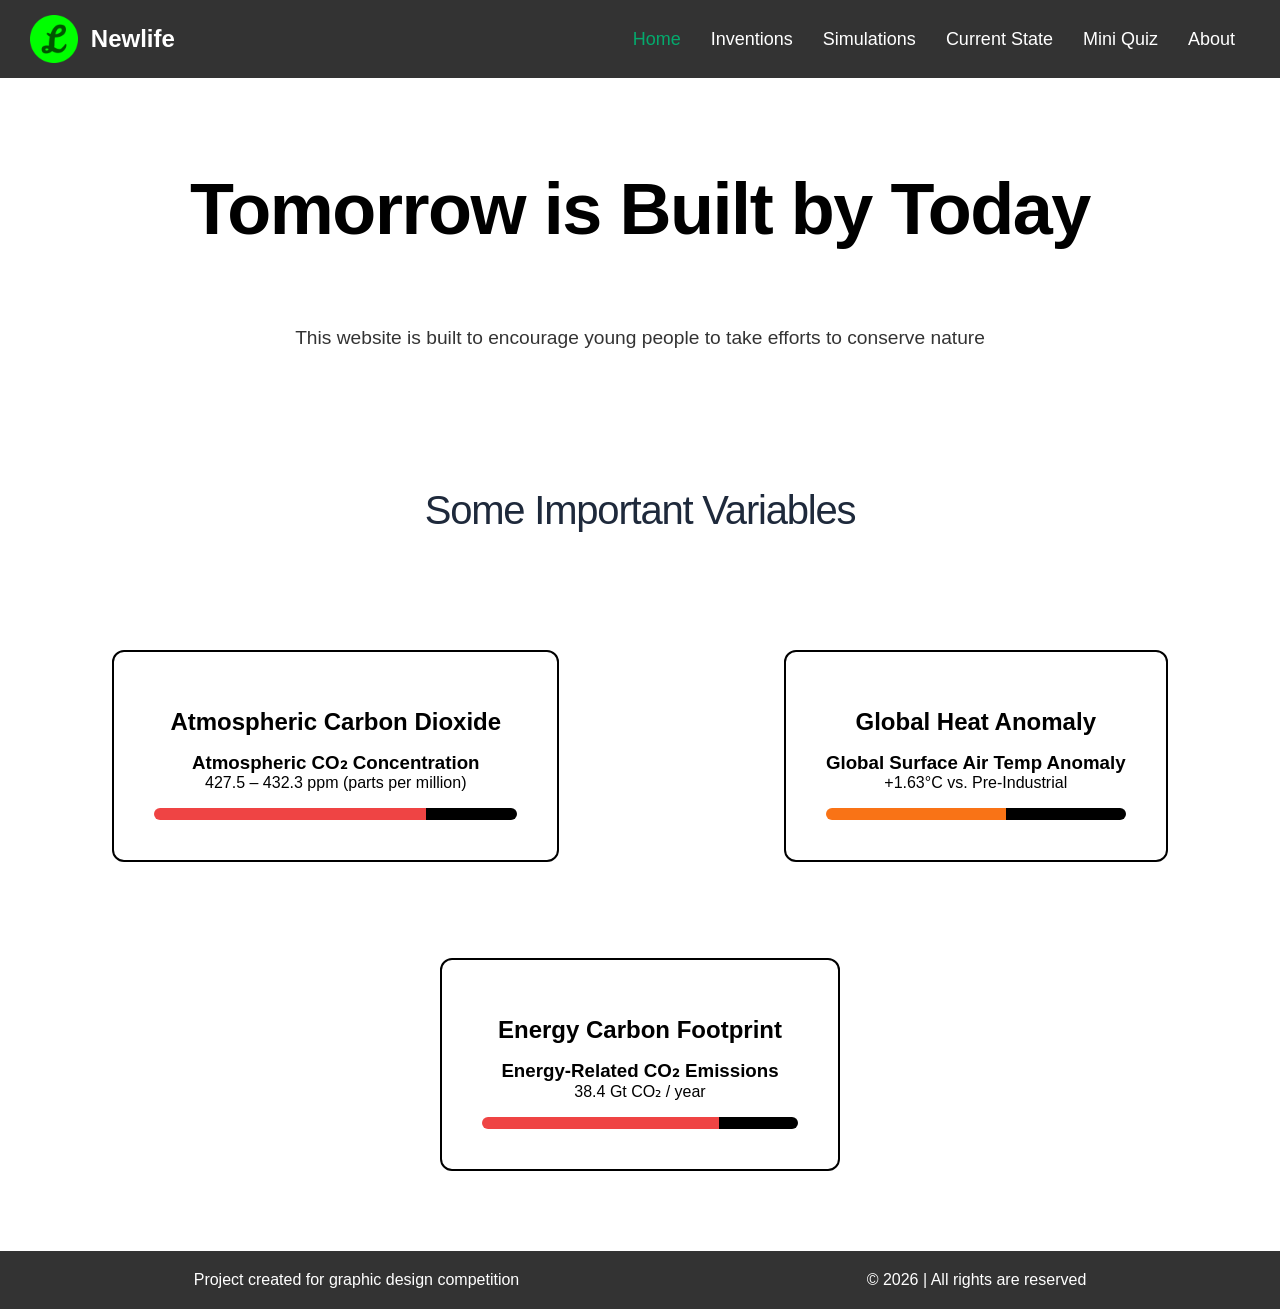
<file: index.html>
<!DOCTYPE html>
<html lang="en">

<head>
    <meta charset="UTF-8">
    <meta name="viewport" content="width=device-width, initial-scale=1.0">
    <link rel="shortcut icon" href="favicon.ico" type="image/x-icon">
    <title>Newlife</title>
    <link rel="stylesheet" href="style.css">

</head>

<body>
    <header>
        <nav class="navbar">
            <div class="logo">
                <img src="favicon.ico" alt="logo">
                <a href="#">Newlife</a>
            </div>

            <ul class="nav-links">
                <li><a href="#" class="active">Home</a></li>
                <li><a href="inventions.html">Inventions</a></li>
                <li><a href="simulations.html">Simulations</a></li>
                <li><a href="current.html">Current State</a></li>
                <li><a href="miniquiz.html">Mini Quiz</a></li>
                <li><a href="About.html">About</a></li>
            </ul>
        </nav>
    </header>
    <main>
        <section class="introduction">
            <h1>Tomorrow is Built by Today</h1>
            <p style="padding: 5%;  margin: 0;">This website is built to encourage young people to take efforts to conserve nature</p>
            <h2  style="padding: 5%;">Some Important Variables</h2>
        </section>
        <section class="monitors">
            <div class="display">
                <h2>Atmospheric Carbon Dioxide</h2>
                <h3>Atmospheric CO₂ Concentration</h3>
                <p>427.5 – 432.3 ppm (parts per million) </p>
                <div class="co2-severity-bar"></div>
            </div>
            <div class="display">
                <h2>Global Heat Anomaly</h2>
                <h3>Global Surface Air Temp Anomaly</h3>
                <p>+1.63°C vs. Pre-Industrial</p>
                <div class="heat-severity-bar"></div>
            </div>
            <div class="display">
                <h2>Energy Carbon Footprint</h2>
                <h3>Energy-Related CO₂ Emissions</h3>
                <p>38.4 Gt CO₂ / year</p>
                <div class="energy-severity-bar"></div>
            </div>
        </section>
    </main>
    <footer>
        <div class="footer">
            <p>Project created for graphic design competition</p>
            <p>© 2026 | All rights are reserved</p>
        </div>
    </footer>
</body>

</html>
</file>
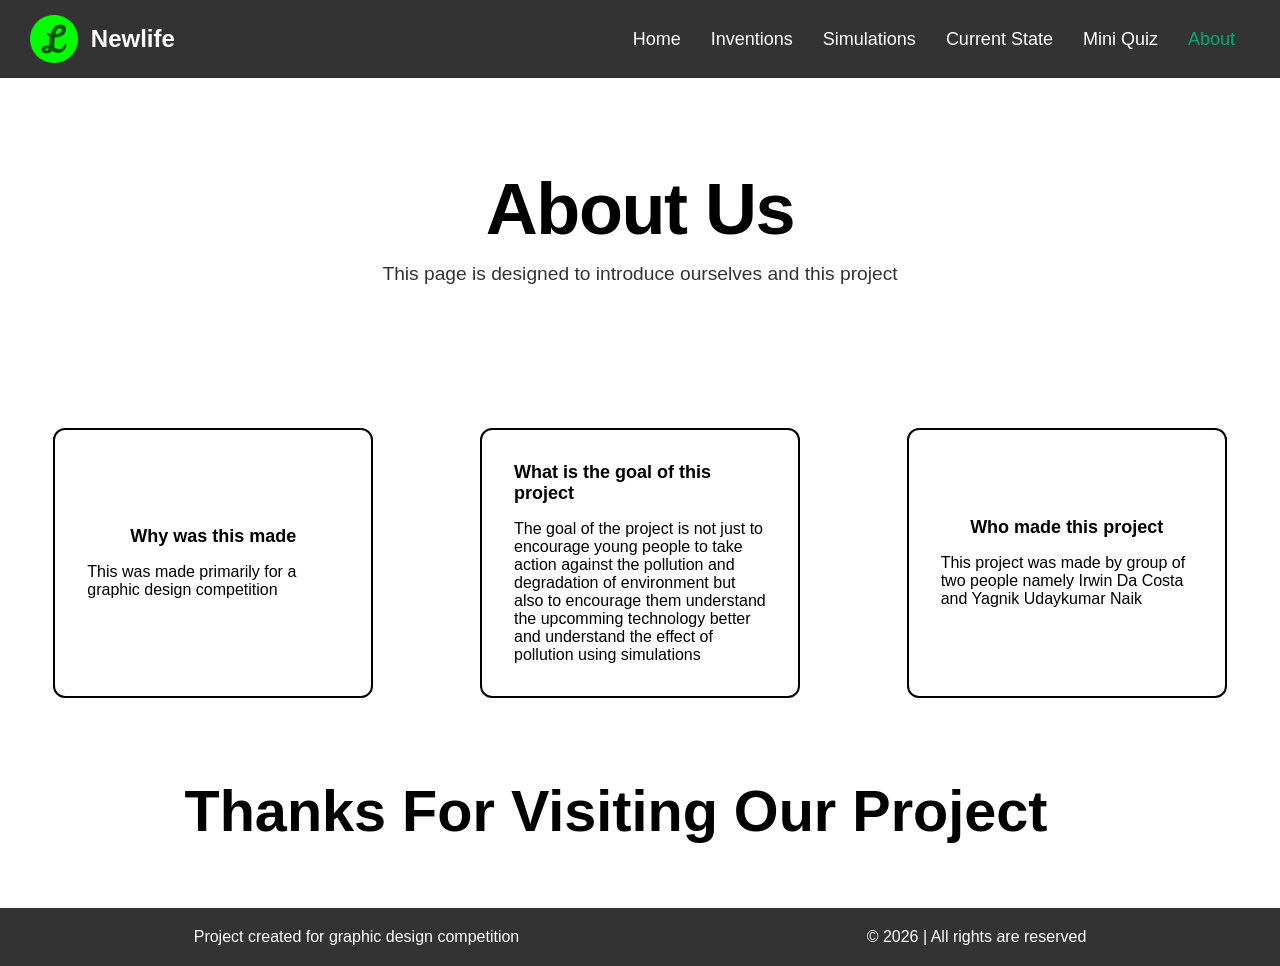
<file: About.html>
<!DOCTYPE html>
<html lang="en">

<head>
    <meta charset="UTF-8">
    <meta name="viewport" content="width=device-width, initial-scale=1.0">
    <link rel="shortcut icon" href="favicon.ico" type="image/x-icon">
    <title>Newlife</title>
    <link rel="stylesheet" href="style.css">

</head>

<body>
    <header>
        <nav class="navbar">
            <div class="logo">
                <img src="favicon.ico" alt="logo">
                <a href="#">Newlife</a>
            </div>
            <ul class="nav-links">
                <li><a href="index.html">Home</a></li>
                <li><a href="inventions.html">Inventions</a></li>
                <li><a href="simulations.html">Simulations</a></li>
                <li><a href="current.html">Current State</a></li>
                <li><a href="miniquiz.html">Mini Quiz</a></li>
                <li><a href="#" class="active">About</a></li>
            </ul>
        </nav>
    </header>
    <main>
        <section class="introduction">
            <h1>About Us</h1>
            <p>This page is designed to introduce ourselves and this project</p>
        </section>
        <section class="thankyou">
            <div class="part display">
                <h2>Why was this made</h2>
                <p>This was made primarily for a graphic design competition</p>
            </div>
            <div class="part display">
                <h2>What is the goal of this project</h2>
                <p>The goal of the project is not just to encourage young people to take action against the pollution
                    and degradation of environment but also to encourage them understand the upcomming technology better
                    and understand the effect of pollution using simulations</p>
            </div>
            <div class="part display">
                <h2>Who made this project</h2>
                <p>This project was made by group of two people namely Irwin Da Costa and Yagnik Udaykumar Naik</p>
            </div>
        </section>
        <section class="goodby">
            <div class="thanks">
                <h2>Thanks For Visiting Our Project</h2>
            </div>
        </section>
    </main>
    <footer>
        <div class="footer">
            <p>Project created for graphic design competition</p>
            <p>© 2026 | All rights are reserved</p>
        </div>
    </footer>
</body>

</html>
</file>
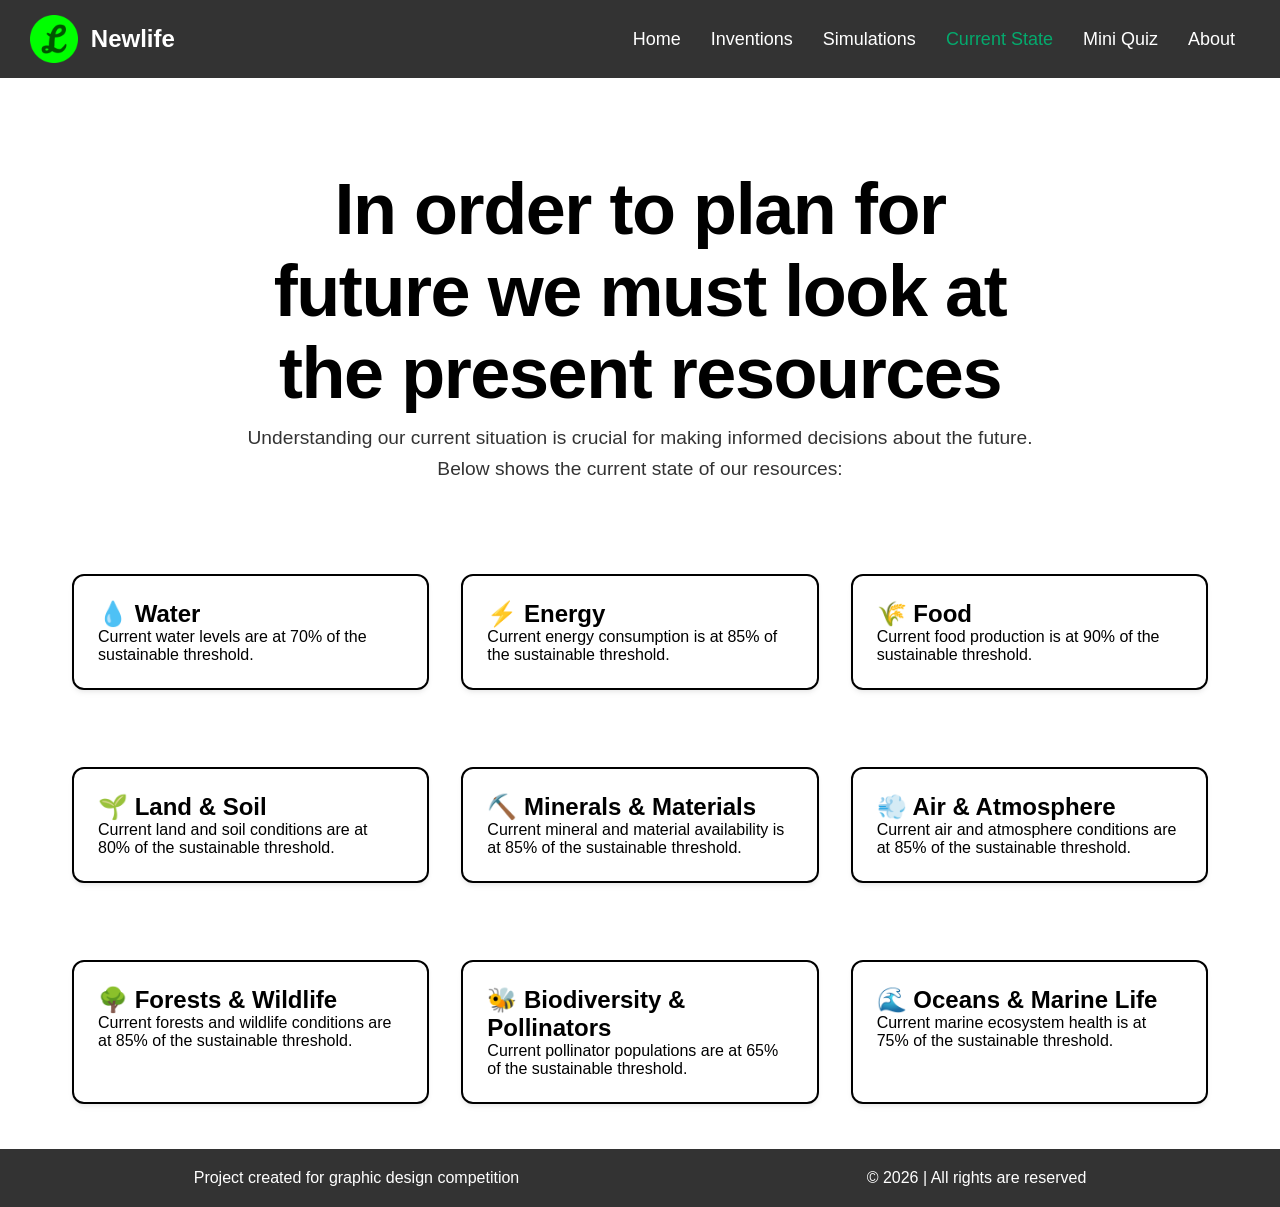
<file: current.html>
<!DOCTYPE html>
<html lang="en">

<head>
    <meta charset="UTF-8">
    <meta name="viewport" content="width=device-width, initial-scale=1.0">
    <link rel="shortcut icon" href="favicon.ico" type="image/x-icon">
    <title>Newlife</title>
    <link rel="stylesheet" href="style.css">

</head>

<body>
    <header>
        <nav class="navbar">
            <div class="logo">
                <img src="favicon.ico" alt="logo">
                <a href="#">Newlife</a>
            </div>

            <ul class="nav-links">
                <li><a href="index.html">Home</a></li>
                <li><a href="inventions.html">Inventions</a></li>
                <li><a href="simulations.html">Simulations</a></li>
                <li><a href="current.html" class="active">Current State</a></li>
                <li><a href="miniquiz.html">Mini Quiz</a></li>
                <li><a href="About.html">About</a></li>
            </ul>
        </nav>
    </header>
    <main>
        <div class="introcurrent">
            <h1>In order to plan for future we must look at the present resources</h1>
            <p>Understanding our current situation is crucial for making informed decisions about the future. Below shows
                the current state of our resources:</p>
        </div>
        <div class="current-resources">
            <div class="resource-card">
                <h2>💧 Water</h2>
                <p>Current water levels are at 70% of the sustainable threshold.</p>
            </div>
            <div class="resource-card">
                <h2>⚡ Energy</h2>
                <p>Current energy consumption is at 85% of the sustainable threshold.</p>
            </div>
            <div class="resource-card">
                <h2>🌾 Food</h2>
                <p>Current food production is at 90% of the sustainable threshold.</p>
            </div>
            <div class="resource-card">
                <h2>🌱 Land & Soil</h2>
                <p>Current land and soil conditions are at 80% of the sustainable threshold.</p>
            </div>
            <div class="resource-card">
                <h2>⛏️ Minerals & Materials</h2>
                <p>Current mineral and material availability is at 85% of the sustainable threshold.</p>
            </div>
            <div class="resource-card">
                <h2>💨 Air & Atmosphere</h2>
                <p>Current air and atmosphere conditions are at 85% of the sustainable threshold.</p>
            </div>
            <div class="resource-card">
                <h2>🌳 Forests & Wildlife</h2>
                <p>Current forests and wildlife conditions are at 85% of the sustainable threshold.</p>
            </div>
            <div class="resource-card">
                <h2>🐝 Biodiversity & Pollinators</h2>
                <p>Current pollinator populations are at 65% of the sustainable threshold.</p>
            </div>
            <div class="resource-card">
                <h2>🌊 Oceans & Marine Life</h2>
                <p>Current marine ecosystem health is at 75% of the sustainable threshold.</p>
            </div>
        </div>
    </main>
    <footer>
        <div class="footer">
            <p>Project created for graphic design competition</p>
            <p>© 2026 | All rights are reserved</p>
        </div>
    </footer>
</body>

</html>
</file>
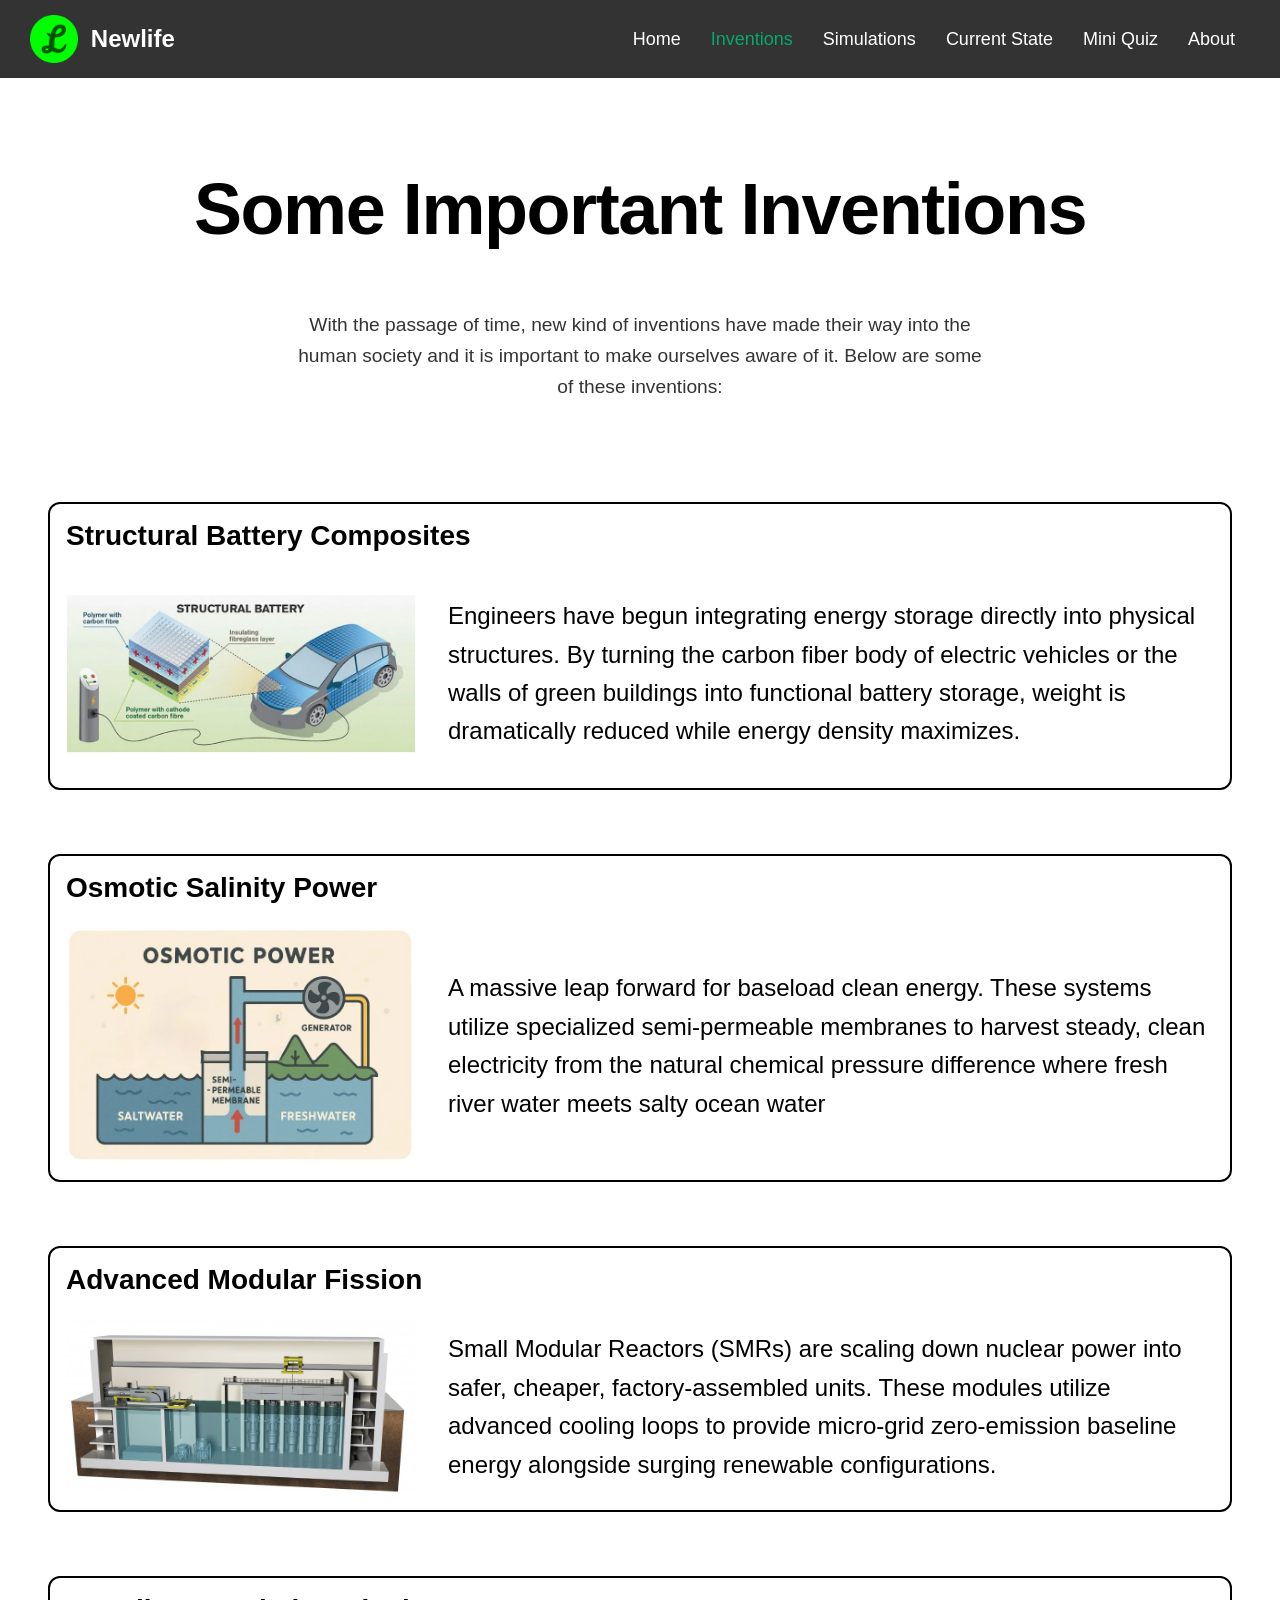
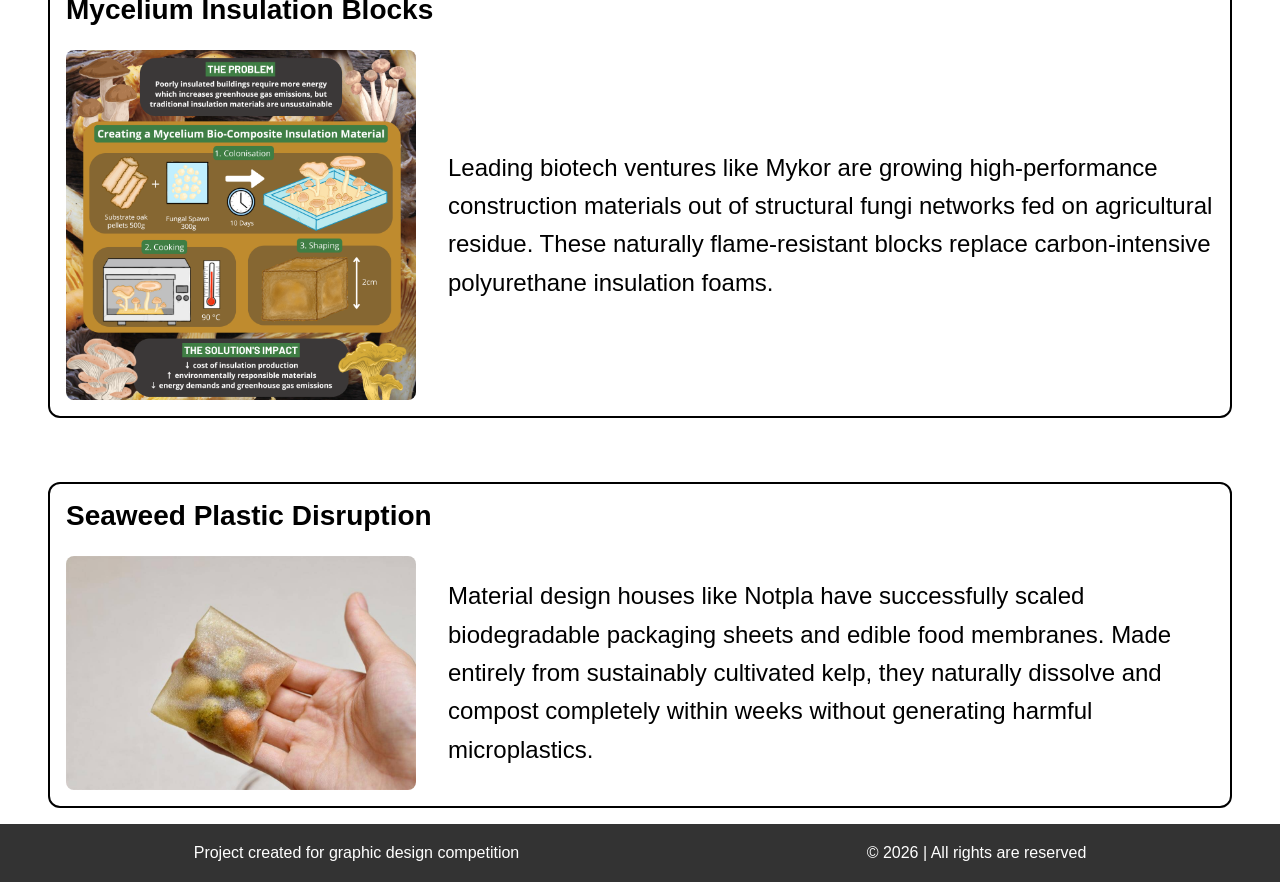
<file: inventions.html>
<!DOCTYPE html>
<html lang="en">

<head>
    <meta charset="UTF-8">
    <meta name="viewport" content="width=device-width, initial-scale=1.0">
    <link rel="shortcut icon" href="favicon.ico" type="image/x-icon">
    <title>Newlife</title>
    <link rel="stylesheet" href="style.css">

</head>

<body>
    <header>
        <nav class="navbar">
            <div class="logo">
                <img src="favicon.ico" alt="logo">
                <a href="#">Newlife</a>
            </div>

            <ul class="nav-links">
                <li><a href="index.html">Home</a></li>
                <li><a href="#" class="active">Inventions</a></li>
                <li><a href="simulations.html">Simulations</a></li>
                <li><a href="current.html">Current State</a></li>
                <li><a href="miniquiz.html">Mini Quiz</a></li>
                <li><a href="About.html">About</a></li>
            </ul>
        </nav>
    </header>
    <main>
        <div class="invention">
            <h1>Some Important Inventions</h1>
            <p style="padding: 4%; margin: 0;">With the passage of time, new kind of inventions have made their way into
                the human society and it is
                important to make ourselves aware of it. Below are some of these inventions:</p>
        </div>
        <section class="projects">
            <div class="project">
                <h2>Structural Battery Composites</h2>
                <div class="content-row">
                    <img src="structural battery.webp" alt="structural battery configuration diagram">

                    <div class="info">
                        <p>Engineers have begun integrating energy storage directly into physical structures. By turning
                            the carbon fiber body of electric vehicles or the walls of green buildings into functional
                            battery storage, weight is dramatically reduced while energy density maximizes.</p>
                    </div>
                </div>
            </div>

            <div class="project">

                <h2>Osmotic Salinity Power</h2>


                <div class="content-row">
                    <img src="Osmotic-Power.webp" alt="Osmotic Power configuration diagram">

                    <div class="info">
                        <p>A massive leap forward for baseload clean energy. These systems utilize specialized
                            semi-permeable
                            membranes to harvest steady, clean electricity from the natural chemical pressure difference
                            where
                            fresh river water meets salty ocean water</p>
                    </div>
                </div>
            </div>

            <div class="project">

                <h2>Advanced Modular Fission</h2>


                <div class="content-row">
                    <img src="modular fission.jpg" alt="Advanced Modular Fission configuration diagram">

                    <div class="info">
                        <p>Small Modular Reactors (SMRs) are scaling down nuclear power into safer, cheaper,
                            factory-assembled
                            units. These modules utilize advanced cooling loops to provide micro-grid zero-emission
                            baseline
                            energy alongside surging renewable configurations.</p>
                    </div>
                </div>
            </div>

            <div class="project">

                <h2>Mycelium Insulation Blocks</h2>


                <div class="content-row">
                    <img src="mycelium insulation blocks.webp" alt="mycelium block">

                    <div class="info">
                        <p>Leading biotech ventures like Mykor are growing high-performance construction materials out
                            of
                            structural fungi networks fed on agricultural residue. These naturally flame-resistant
                            blocks
                            replace carbon-intensive polyurethane insulation foams.</p>
                    </div>
                </div>
            </div>

            <div class="project">
                <h2>Seaweed Plastic Disruption</h2>
                <div class="content-row">
                    <img src="seaweed-packaging.jpg" alt="seaweed-packaging diagram">

                    <div class="info">
                        <p>Material design houses like Notpla have successfully scaled biodegradable packaging sheets
                            and
                            edible food membranes. Made entirely from sustainably cultivated kelp, they naturally
                            dissolve and
                            compost completely within weeks without generating harmful microplastics.</p>
                    </div>
                </div>
            </div>
        </section>

    </main>
    <footer>
        <div class="footer">
            <p>Project created for graphic design competition</p>
            <p>© 2026 | All rights are reserved</p>
        </div>
    </footer>
</body>

</html>
</file>
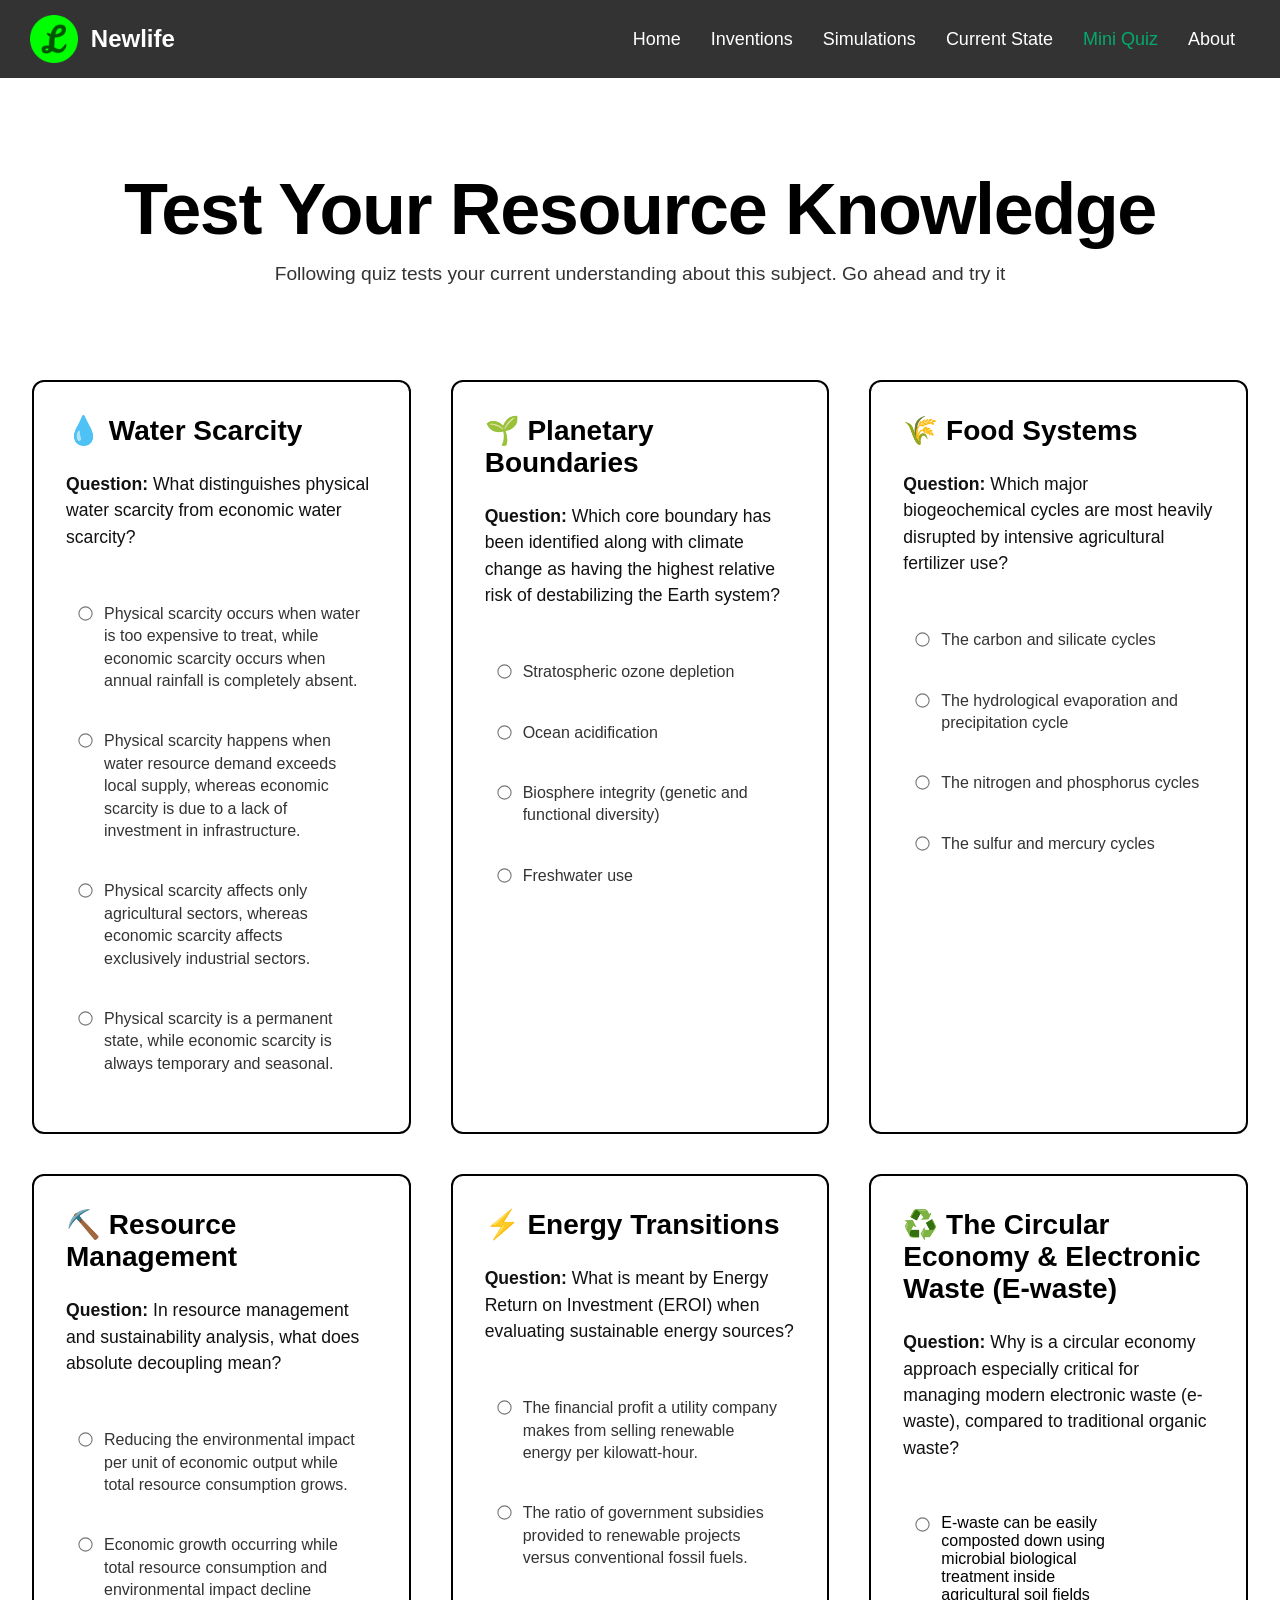
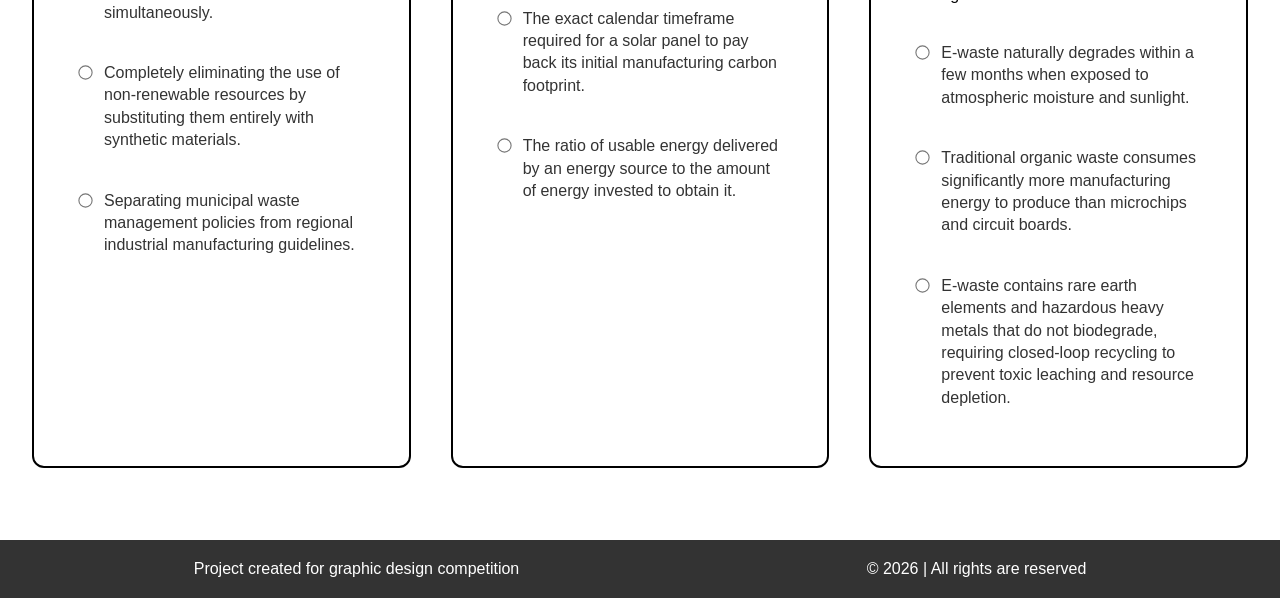
<file: miniquiz.html>
<!DOCTYPE html>
<html lang="en">

<head>
    <meta charset="UTF-8">
    <meta name="viewport" content="width=device-width, initial-scale=1.0">
    <link rel="shortcut icon" href="favicon.ico" type="image/x-icon">
    <title>Newlife - Quiz</title>
    <link rel="stylesheet" href="style.css">
</head>

<body>
    <header>
        <nav class="navbar">
            <div class="logo">
                <img src="favicon.ico" alt="logo">
                <a href="#">Newlife</a>
            </div>

            <ul class="nav-links">
                <li><a href="index.html">Home</a></li>
                <li><a href="inventions.html">Inventions</a></li>
                <li><a href="simulations.html">Simulations</a></li>
                <li><a href="current.html">Current State</a></li>
                <li><a href="miniquiz.html" class="active">Mini Quiz</a></li>
                <li><a href="About.html">About</a></li>
            </ul>
        </nav>
    </header>

    <main>

        <div class="introquiz">
            <h1>Test Your Resource Knowledge</h1>
            <p>Following quiz tests your current understanding about this subject. Go ahead and try it</p>
        </div>

        <div class="quizquestions">

            <!-- Question 1 -->
            <div class="question-card">
                <h2>💧 Water Scarcity</h2>
                <p><strong>Question:</strong> What distinguishes physical water scarcity from economic water scarcity?
                </p>
                <ul style="list-style-type: none; padding: 0; margin: 1.5rem 0 0 0; width: 100%;">
                    <li style="margin-bottom: 0.75rem;">
                        <input type="radio" name="q1" id="q1a" data-correct="false">
                        <label for="q1a">Physical scarcity occurs when water is too expensive to treat, while economic
                            scarcity occurs when annual rainfall is completely absent.</label>
                    </li>
                    <li style="margin-bottom: 0.75rem;">
                        <input type="radio" name="q1" id="q1b" data-correct="true">
                        <label for="q1b">Physical scarcity happens when water resource demand exceeds local supply,
                            whereas economic scarcity is due to a lack of investment in infrastructure.</label>
                    </li>
                    <li style="margin-bottom: 0.75rem;">
                        <input type="radio" name="q1" id="q1c" data-correct="false">
                        <label for="q1c">Physical scarcity affects only agricultural sectors, whereas economic scarcity
                            affects exclusively industrial sectors.</label>
                    </li>
                    <li style="margin-bottom: 0.75rem;">
                        <input type="radio" name="q1" id="q1d" data-correct="false">
                        <label for="q1d">Physical scarcity is a permanent state, while economic scarcity is always
                            temporary and seasonal.</label>
                    </li>
                </ul>
            </div>

            <!-- Question 2 -->
            <div class="question-card">
                <h2>🌱 Planetary Boundaries</h2>
                <p><strong>Question:</strong> Which core boundary has been identified along with climate change as
                    having the highest relative risk of destabilizing the Earth system?</p>
                <ul style="list-style-type: none; padding: 0; margin: 1.5rem 0 0 0; width: 100%;">
                    <li style="margin-bottom: 0.75rem;">
                        <input type="radio" name="q2" id="q2a" data-correct="false">
                        <label for="q2a">Stratospheric ozone depletion</label>
                    </li>
                    <li style="margin-bottom: 0.75rem;">
                        <input type="radio" name="q2" id="q2b" data-correct="false">
                        <label for="q2b">Ocean acidification</label>
                    </li>
                    <li style="margin-bottom: 0.75rem;">
                        <input type="radio" name="q2" id="q2c" data-correct="true">
                        <label for="q2c">Biosphere integrity (genetic and functional diversity)</label>
                    </li>
                    <li style="margin-bottom: 0.75rem;">
                        <input type="radio" name="q2" id="q2d" data-correct="false">
                        <label for="q2d">Freshwater use</label>
                    </li>
                </ul>
            </div>

            <!-- Question 3 -->
            <div class="question-card">
                <h2>🌾 Food Systems</h2>
                <p><strong>Question:</strong> Which major biogeochemical cycles are most heavily disrupted by intensive
                    agricultural fertilizer use?</p>
                <ul style="list-style-type: none; padding: 0; margin: 1.5rem 0 0 0; width: 100%;">
                    <li style="margin-bottom: 0.75rem;">
                        <input type="radio" name="q3" id="q3a" data-correct="false">
                        <label for="q3a">The carbon and silicate cycles</label>
                    </li>
                    <li style="margin-bottom: 0.75rem;">
                        <input type="radio" name="q3" id="q3b" data-correct="false">
                        <label for="q3b">The hydrological evaporation and precipitation cycle</label>
                    </li>
                    <li style="margin-bottom: 0.75rem;">
                        <input type="radio" name="q3" id="q3c" data-correct="true">
                        <label for="q3c">The nitrogen and phosphorus cycles</label>
                    </li>
                    <li style="margin-bottom: 0.75rem;">
                        <input type="radio" name="q3" id="q3d" data-correct="false">
                        <label for="q3d">The sulfur and mercury cycles</label>
                    </li>
                </ul>
            </div>

            <!-- Question 4 -->
            <div class="question-card">
                <h2>⛏️ Resource Management</h2>
                <p><strong>Question:</strong> In resource management and sustainability analysis, what does absolute
                    decoupling mean?</p>
                <ul style="list-style-type: none; padding: 0; margin: 1.5rem 0 0 0; width: 100%;">
                    <li style="margin-bottom: 0.75rem;">
                        <input type="radio" name="q4" id="q4a" data-correct="false">
                        <label for="q4a">Reducing the environmental impact per unit of economic output while total
                            resource consumption grows.</label>
                    </li>
                    <li style="margin-bottom: 0.75rem;">
                        <input type="radio" name="q4" id="q4b" data-correct="true">
                        <label for="q4b">Economic growth occurring while total resource consumption and environmental
                            impact decline simultaneously.</label>
                    </li>
                    <li style="margin-bottom: 0.75rem;">
                        <input type="radio" name="q4" id="q4c" data-correct="false">
                        <label for="q4c">Completely eliminating the use of non-renewable resources by substituting them
                            entirely with synthetic materials.</label>
                    </li>
                    <li style="margin-bottom: 0.75rem;">
                        <input type="radio" name="q4" id="q4d" data-correct="false">
                        <label for="q4d">Separating municipal waste management policies from regional industrial
                            manufacturing guidelines.</label>
                    </li>
                </ul>
            </div>

            <!-- Question 5 -->
            <div class="question-card">
                <h2>⚡ Energy Transitions</h2>
                <p><strong>Question:</strong> What is meant by Energy Return on Investment (EROI) when evaluating
                    sustainable energy sources?</p>
                <ul style="list-style-type: none; padding: 0; margin: 1.5rem 0 0 0; width: 100%;">
                    <li style="margin-bottom: 0.75rem;">
                        <input type="radio" name="q5" id="q5a" data-correct="false">
                        <label for="q5a">The financial profit a utility company makes from selling renewable energy per
                            kilowatt-hour.</label>
                    </li>
                    <li style="margin-bottom: 0.75rem;">
                        <input type="radio" name="q5" id="q5b" data-correct="false">
                        <label for="q5b">The ratio of government subsidies provided to renewable projects versus
                            conventional fossil fuels.</label>
                    </li>
                    <li style="margin-bottom: 0.75rem;">
                        <input type="radio" name="q5" id="q5c" data-correct="false">
                        <label for="q5c">The exact calendar timeframe required for a solar panel to pay back its initial
                            manufacturing carbon footprint.</label>
                    </li>
                    <li style="margin-bottom: 0.75rem;">
                        <input type="radio" name="q5" id="q5d" data-correct="true">
                        <label for="q5d">The ratio of usable energy delivered by an energy source to the amount of
                            energy invested to obtain it.</label>
                    </li>
                </ul>
            </div>

            <!-- Question 6 -->
            <div class="question-card">
                <h2>♻️ The Circular Economy & Electronic Waste (E-waste)</h2>
                <p><strong>Question:</strong> Why is a circular economy approach especially critical for managing modern
                    electronic waste (e-waste), compared to traditional organic waste?</p>
                <ul style="list-style-type: none; padding: 0; margin: 1.5rem 0 0 0; width: 100%;">
                    <li style="margin-bottom: 0.75rem;">
                        <input type="radio" name="q5" id="q5a" data-correct="false">
                        E-waste can be easily composted down using microbial biological treatment inside agricultural
                        soil fields
                        <label for="q5a">
                    <li style="margin-bottom: 0.75rem;">
                        <input type="radio" name="q5" id="q5b" data-correct="false">
                        <label for="q5b"> E-waste naturally degrades within a few months when exposed to atmospheric
                            moisture and sunlight.</label>
                    </li>
                    <li style="margin-bottom: 0.75rem;">
                        <input type="radio" name="q5" id="q5c" data-correct="false">
                        <label for="q5c">Traditional organic waste consumes significantly more manufacturing energy to
                            produce than microchips and circuit boards.</label>
                    </li>
                    <li style="margin-bottom: 0.75rem;">
                        <input type="radio" name="q5" id="q5d" data-correct="true">
                        <label for="q5d">E-waste contains rare earth elements and hazardous heavy metals that do not
                            biodegrade, requiring closed-loop recycling to prevent toxic leaching and resource
                            depletion.</label>
                    </li>
                </ul>
            </div>

        </div>
    </main>

    <footer>
        <div class="footer">
            <p>Project created for graphic design competition</p>
            <p>© 2026 | All rights are reserved</p>
        </div>
    </footer>
</body>

</html>
</file>
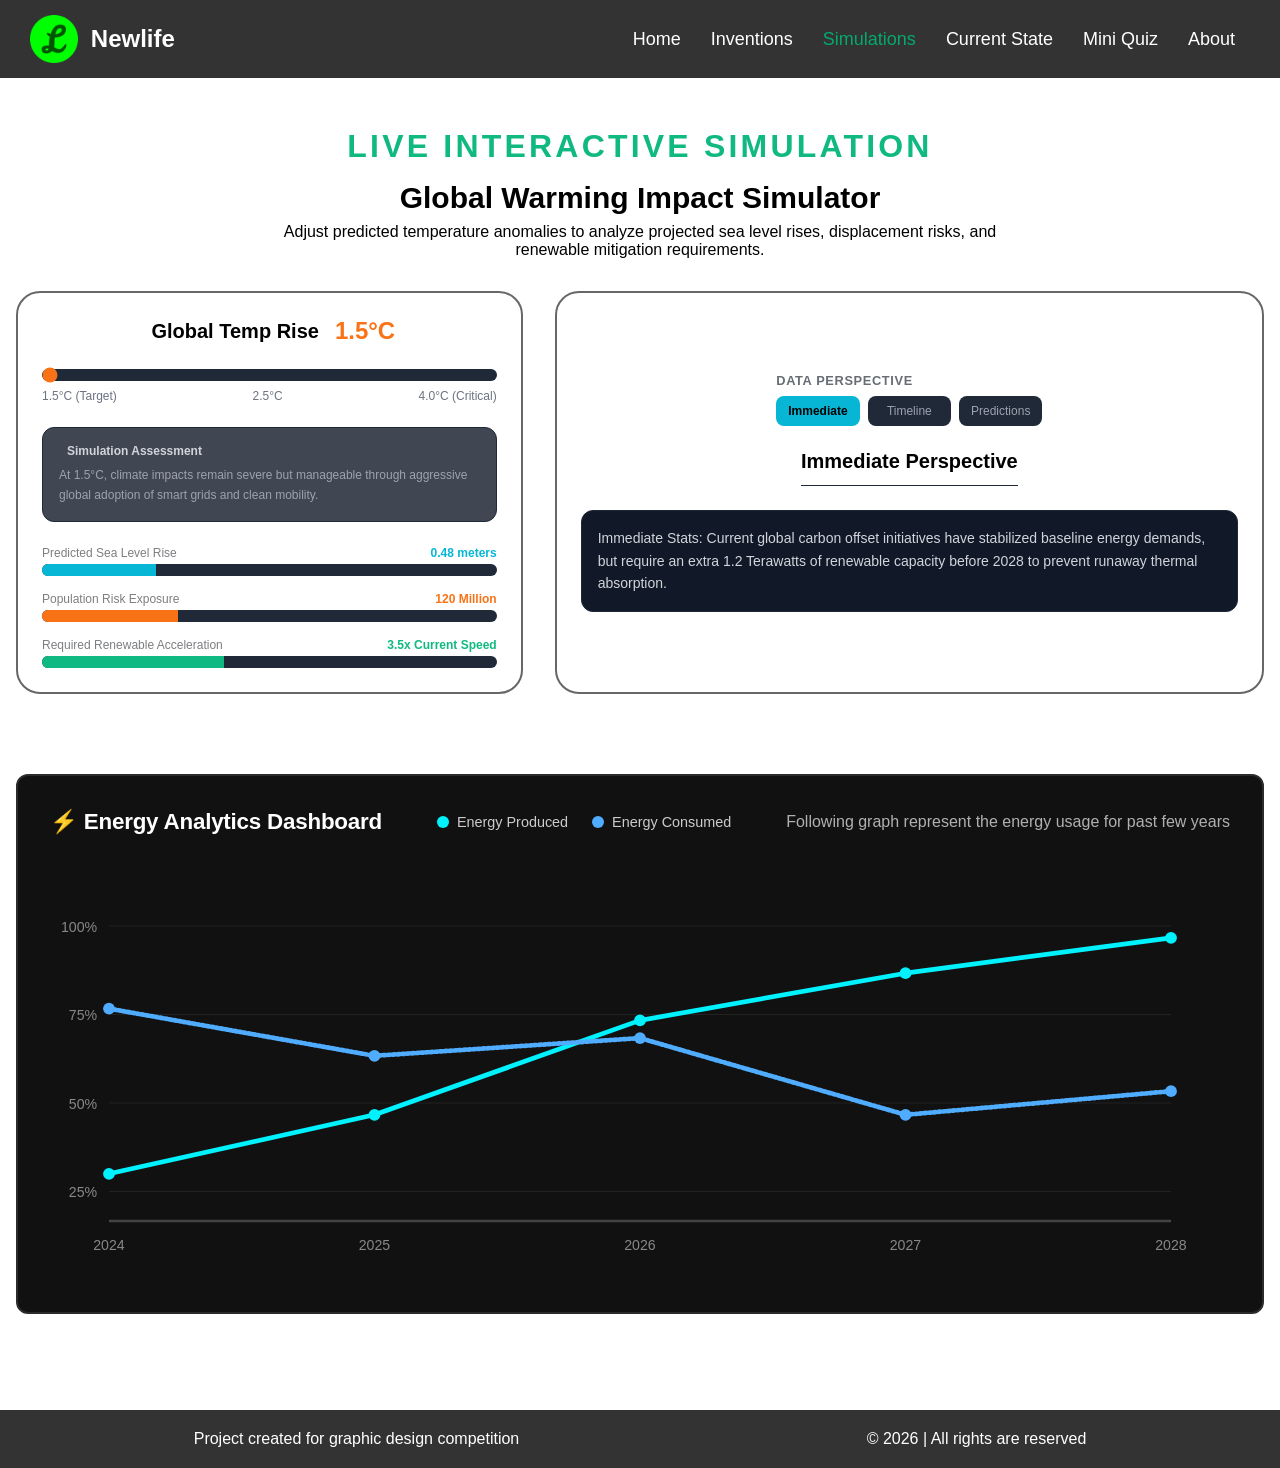
<file: simulations.html>
<!DOCTYPE html>
<html lang="en">

<head>
    <meta charset="UTF-8">
    <meta name="viewport" content="width=device-width, initial-scale=1.0">
    <link rel="shortcut icon" href="favicon.ico" type="image/x-icon">
    <title>Newlife</title>
    <link rel="stylesheet" href="style.css">

</head>

<body>
    <header>
        <nav class="navbar">
            <div class="logo">
                <img src="favicon.ico" alt="logo">
                <a href="#">Newlife</a>
            </div>

            <ul class="nav-links">
                <li><a href="index.html">Home</a></li>
                <li><a href="inventions.html">Inventions</a></li>
                <li><a href="#" class="active">Simulations</a></li>
                <li><a href="current.html">Current State</a></li>
                <li><a href="miniquiz.html">Mini Quiz</a></li>
                <li><a href="About.html">About</a></li>
            </ul>
        </nav>
    </header>
    <main>
    <section id="section-dashboard" class="tab-content dashboard-section">
    <!-- Header -->
    <br>
    <div class="dashboard-header">
        <span class="badge-title">Live Interactive Simulation</span>
        <h2 class="simulator-title">Global Warming Impact Simulator</h2>
        <p class="simulator-desc">Adjust predicted temperature anomalies to analyze projected sea level rises, displacement risks, and renewable mitigation requirements.</p>
    </div>

    <!-- Simulator Widget Grid -->
    <div class="simulator-grid">
        
        <!-- Left Column: Interactive Slider Controls -->
        <div class="glass-panel container left-panel display">
            <div class="panel-header">
                <h3 class="orbitron panel-title"><i class="fa-solid fa-temperature-high icon-orange"></i>Global Temp Rise</h3>
                <span id="temp-display" class="orbitron metric-display text-orange">1.5°C</span>
            </div>

            <!-- Range Input -->
            <div class="slider-container">
                <input type="range" id="temp-slider" min="1.5" max="4.0" step="0.1" value="1.5" oninput="updateClimateSimulation(this.value)" class="range-slider">
                <div class="slider-labels font-mono">
                    <span>1.5°C (Target)</span>
                    <span>2.5°C</span>
                    <span>4.0°C (Critical)</span>
                </div>
            </div>

            <!-- Status Card -->
            <div class="status-card">
                <div class="status-header">
                    <i class="fa-solid fa-circle-info icon-cyan"></i>
                    <span>Simulation Assessment</span>
                </div>
                <p id="temp-status-desc" class="status-desc">
                    At 1.5°C, climate impacts remain severe but manageable through aggressive global adoption of smart grids and clean mobility.
                </p>
            </div>
            

            <!-- Metrics Bar Graphic -->
            <div class="metrics-container">
                <!-- Bar 1 -->
                <div class="metric-item">
                    <div class="metric-info">
                        <span class="metric-label">Predicted Sea Level Rise</span>
                        <span id="sea-level-val" class="metric-val text-cyan">0.48 meters</span>
                    </div>
                    <div class="progress-track">
                        <div id="sea-level-bar" class="progress-bar bg-cyan smooth" style="width: 25%;"></div>
                    </div>
                </div>

                <!-- Bar 2 -->
                <div class="metric-item">
                    <div class="metric-info">
                        <span class="metric-label">Population Risk Exposure</span>
                        <span id="risk-pop-val" class="metric-val text-orange">120 Million</span>
                    </div>
                    <div class="progress-track">
                        <div id="risk-pop-bar" class="progress-bar bg-orange smooth" style="width: 30%;"></div>
                    </div>
                </div>

                <!-- Bar 3 -->
                <div class="metric-item">
                    <div class="metric-info">
                        <span class="metric-label">Required Renewable Acceleration</span>
                        <span id="renewable-req-val" class="metric-val text-green">3.5x Current Speed</span>
                    </div>
                    <div class="progress-track">
                        <div id="renewable-req-bar" class="progress-bar bg-green smooth" style="width: 40%;"></div>
                    </div>
                </div>
            </div>
            
        </div>

        <!-- Right Column: Visual Dashboard Indicator Panel -->
        <div class="glass-panel container right-panel display">
        

            <!-- Data View Toggle Buttons -->
            <div class="toggle-section">
                <label class="toggle-label">Data Perspective</label>
                <div class="toggle-grid">
                    <button onclick="setDashboardView('immediate')" id="btn-view-immediate" class="view-toggle-btn btn-active">Immediate</button>
                    <button onclick="setDashboardView('timeline')" id="btn-view-timeline" class="view-toggle-btn btn-inactive">Timeline</button>
                    <button onclick="setDashboardView('predictions')" id="btn-view-predictions" class="view-toggle-btn btn-inactive">Predictions</button>
                </div>
            </div>
            <h3 id="dashboard-view-title" class="display-title"></h3>
            <!-- Dynamic Insight Card -->
            <div id="perspective-content" class="insight-card">
                <!-- Populated by JS based on selection -->

            </div>
        </div>
    </div>
    <div></div>
</section>

<div class="dashboard-visual-section">
    <div class="graph-container-card">
        <div class="graph-header">
            <h3>⚡ Energy Analytics Dashboard</h3>
            <div class="graph-legend">
                <span class="legend-item"><span class="legend-dot production"></span>Energy Produced</span>
                <span class="legend-item"><span class="legend-dot consumption"></span>Energy Consumed</span>
            </div>
            <p>Following graph represent the energy usage for past few years</p>
        </div>
        
        <svg viewBox="0 0 1000 350" class="analytics-svg" xmlns="http://w3.org">
            <!-- Background Systematic Matrix Grid Lines -->
            <g stroke="#222222" stroke-width="1">
                <line x1="50" y1="50" x2="950" y2="50" />
                <line x1="50" y1="125" x2="950" y2="125" />
                <line x1="50" y1="200" x2="950" y2="200" />
                <line x1="50" y1="275" x2="950" y2="275" />
                <line x1="50" y1="300" x2="950" y2="300" stroke="#444444" stroke-width="2" />
            </g>

            <!-- X-Axis Timeline Labels -->
            <g font-family="'Roboto', sans-serif" font-size="12" fill="#888888" text-anchor="middle">
                <text x="50" y="325">2024</text>
                <text x="275" y="325">2025</text>
                <text x="500" y="325">2026</text>
                <text x="725" y="325">2027</text>
                <text x="950" y="325">2028</text>
            </g>

            <!-- Y-Axis Value Metrics Labels -->
            <g font-family="'Roboto', sans-serif" font-size="12" fill="#888888" text-anchor="end">
                <text x="40" y="55">100%</text>
                <text x="40" y="130">75%</text>
                <text x="40" y="205">50%</text>
                <text x="40" y="280">25%</text>
            </g>

           
            <path d="M 50 260 L 275 210 L 500 130 L 725 90 L 950 60" 
                  fill="none" stroke="#00f2fe" stroke-width="4" stroke-linecap="round" stroke-linejoin="round" />

           
            <path d="M 50 120 L 275 160 L 500 145 L 725 210 L 950 190" 
                  fill="none" stroke="#4facfe" stroke-width="4" stroke-linecap="round" stroke-linejoin="round" stroke-dasharray="2,2" />


            <circle cx="50" cy="260" r="5" fill="#00f2fe" />
            <circle cx="275" cy="210" r="5" fill="#00f2fe" />
            <circle cx="500" cy="130" r="5" fill="#00f2fe" />
            <circle cx="725" cy="90" r="5" fill="#00f2fe" />
            <circle cx="950" cy="60" r="5" fill="#00f2fe" />


            <circle cx="50" cy="120" r="5" fill="#4facfe" />
            <circle cx="275" cy="160" r="5" fill="#4facfe" />
            <circle cx="500" cy="145" r="5" fill="#4facfe" />
            <circle cx="725" cy="210" r="5" fill="#4facfe" />
            <circle cx="950" cy="190" r="5" fill="#4facfe" />
        </svg>
    </div>
</div>


    </main>
    <footer>
        <div class="footer">
            <p>Project created for graphic design competition</p>
            <p>© 2026 | All rights are reserved</p>
        </div>
    </footer>

    <script>
        function updateClimateSimulation(val) {
            document.getElementById('temp-display').innerText = parseFloat(val).toFixed(1) + '°C';
            
            // Calculate proportional values based on temp slider (1.5 to 4.0)
            const factor = (val - 1.5) / 2.5; // 0 to 1 scale

            const seaLevel = (0.48 + factor * 0.82).toFixed(2);
            const riskPop = Math.round(120 + factor * 680);
            const renewableReq = (3.5 + factor * 6.5).toFixed(1);

            document.getElementById('sea-level-val').innerText = seaLevel + ' meters';
            document.getElementById('sea-level-bar').style.width = (25 + factor * 70) + '%';

            document.getElementById('risk-pop-val').innerText = riskPop + ' Million';
            document.getElementById('risk-pop-bar').style.width = (30 + factor * 65) + '%';

            document.getElementById('renewable-req-val').innerText = renewableReq + 'x Speed';
            document.getElementById('renewable-req-bar').style.width = (40 + factor * 55) + '%';

            const desc = document.getElementById('temp-status-desc');
            if (val <= 2.0) {
                desc.innerText = "Target manageable threshold. Moderate coastal infrastructure adaptation required.";
                desc.className = "green";
            } else if (val <= 3.0) {
                desc.innerText = "Severe risk zone. Accelerated displacement of coastal communities and agricultural stress.";
                desc.className = "orange";
            } else {
                desc.innerText = "Critical climate tipping point. Irreversible ecosystem disruption and widespread coastal flooding.";
                desc.className = "red";
            }
        }

        const dashboardPerspectives = {
            immediate: "Immediate Stats: Current global carbon offset initiatives have stabilized baseline energy demands, but require an extra 1.2 Terawatts of renewable capacity before 2028 to prevent runaway thermal absorption.",
            timeline: "Historical Timeline: 2010 (1.0°C rise) → 2020 (1.2°C rise) → 2026 (1.35°C current trajectory). Prompt intervention halts the escalation curve prior to 2040.",
            predictions: "Future Predictions: AI models forecast that achieving an 85% electric grid parity by 2035 will cap sea level rise below 0.5 meters globally."
        };

        function setDashboardView(viewKey) {
            const btns = document.querySelectorAll('.view-toggle-btn');
            btns.forEach(b => {
                b.classList.remove('btn-active');
                b.classList.add('btn-inactive');
            });

            const activeBtn = document.getElementById('btn-view-' + viewKey);
            if (activeBtn) {
                activeBtn.classList.remove('btn-inactive');
                activeBtn.classList.add('btn-active');
            }

            document.getElementById('dashboard-view-title').innerText = viewKey.charAt(0).toUpperCase() + viewKey.slice(1) + " Perspective";
            document.getElementById('perspective-content').innerText = dashboardPerspectives[viewKey];
        }

        setDashboardView('immediate');


    </script>
</body>

</html>
</file>
<file: style.css>
/* Reset basic margins and paddings */
* {
  margin: 0;
  padding: 0;
  box-sizing: border-box;
  font-family: 'Arial', sans-serif;
}

header {
  position: sticky;
  top: 0;
  z-index: 1000;
}

/* Style the navigation container */
.navbar {
  display: flex;
  justify-content: space-between;
  align-items: center;
  background-color: #333;
  /* Dark background */
  padding: 15px 30px;
  position: sticky;
  top: 0;
  z-index: 1000;
}

/* Style the website logo */
.logo a {
  color: #ffffff;
  font-size: 24px;
  font-weight: bold;
  text-decoration: none;
}

main {
  flex: 1;
}

/* Style the unordered list container */
.nav-links {
  display: flex;
  list-style: none;
  /* Remove bullet points */
}

/* Add spacing between the list items */
.nav-links li {
  padding: 0 15px;
}

/* Style individual navigation links */
.nav-links a {
  color: #ffffff;
  text-decoration: none;
  /* Remove underline */
  font-size: 18px;
  font-weight: 500;
  transition: color 0.3s ease;
  /* Smooth transition for hover effect */
}

/* Change link color when hovering over it */
.nav-links a:hover {
  color: #04AA6D;
  /* Clean green shade */
}

.nav-links .active {
  color: #04AA6D;
  /* Clean green shade */
}

.logo {
  display: flex;
  justify-content: center;
  align-items: center;
}

.logo img {
  margin-right: 1vw;
}

/*body{
    background-color: grey;
}*/
.introduction {
  display: flex;
  flex-direction: column;
  align-items: center;
}

.introduction h1 {
  margin: 10vh 10vh 1vh 10vh;
  font-family: 'Inter', sans-serif;
  font-size: 4.5rem;
  font-weight: 700;
  letter-spacing: -0.02em;
  text-wrap: balance;
  text-align: center;
}

.introduction p {
  font-family: 'Roboto', sans-serif;
  font-size: 1.2rem;
  line-height: 1.6;
  /* Adds breathing room for paragraph text */
  color: #333333;
  margin-bottom: 10vh;
  text-wrap: center;
  text-align: center;
}


body {
  margin: 0;
  display: flex;
  flex-direction: column;
  min-height: 100vh;
}


.content {
  flex: 1 0 auto;
}

footer {
  flex-shrink: 0;
  background-color: #333;
  color: white;
  padding: 20px;
}


.footer {
  display: flex;
  justify-content: space-around;

}

.monitors {
  display: flex;
  justify-content: space-around;
  flex-wrap: wrap;
}

.monitors h2 {
  margin: 1rem;
}

.display {
  display: flex;
  flex-direction: column;
  justify-content: center;
  align-items: center;
  border: 2px solid black;
  /*margin: 2rem;*/
  padding: 2.5rem;
  margin: 1rem;
  margin-bottom: 5rem;
  border-radius: 12px;
  transition: all 300ms cubic-bezier(0.4, 0, 0.2, 1);
}

.display:hover,
.project:hover,
.resource-card:hover,
.question-card:hover {
  border-color: #495050;
  box-shadow: 0 0 15px rgba(58, 61, 61, 0.3);
}

.co2-severity-bar {
  width: 100%;
  height: 12px;
  border-radius: 6px;

  background: linear-gradient(to right,
      #ef4444 0%,
      #ef4444 75%,
      #000000 75%,
      #000000 100%);

  margin-top: 1rem;
}


.heat-severity-bar {
  width: 100%;
  height: 12px;
  border-radius: 6px;

  background: linear-gradient(to right,
      #f97316 0%,
      #f97316 60%,
      #000000 60%,
      #000000 100%);
  margin-top: 1rem;
}



.energy-severity-bar {
  width: 100%;
  height: 12px;
  border-radius: 6px;


  background: linear-gradient(to right,
      #ef4444 0%,
      #ef4444 75%,
      #000000 75%,
      #000000 100%);

  margin-top: 1rem;
}

.introduction h2 {
  font-family: 'Inter', -apple-system, BlinkMacSystemFont, sans-serif;
  font-size: 2.5rem;
  font-weight: 300;
  line-height: 1.4;
  letter-spacing: -0.03em;
  color: #1e293b;
  max-width: 800px;
  margin-bottom: 2rem;
}

.invention {
  display: flex;
  flex-direction: column;
  align-items: center;
  justify-content: center;
}

.invention h1 {
  margin: 10vh 10vh 1vh 10vh;
  font-family: 'Inter', sans-serif;
  font-size: 4.5rem;
  font-weight: 700;
  letter-spacing: -0.02em;
  text-wrap: balance;
  text-align: center;
}

.invention p {
  font-family: 'Roboto', sans-serif;
  font-size: 1.2rem;
  line-height: 1.6;
  /* Adds breathing room for paragraph text */
  color: #333333;
  margin-bottom: 10vh;
  text-align: center;
  width: 50rem;
}

.projects {
  display: flex;
  justify-content: space-around;
  flex-wrap: wrap;
}


.project {
  display: flex;
  flex-direction: column;
  align-items: flex-start;
  margin: 3rem 3rem 1rem 3rem;
  border-radius: 12px;
  border: 2px solid black;
  padding: 1rem;
  transition: all 300ms cubic-bezier(0.4, 0, 0.2, 1);
}

.project h2 {
  margin: 0 0 1.5rem 0;
  font-size: 1.75rem;
}


.content-row {
  display: flex;
  flex-direction: row;
  align-items: center;
  gap: 2rem;
}


.content-row img {
  max-width: 350px;
  height: auto;
  border-radius: 8px;
}

.info p {
  margin: 0;
  line-height: 1.6;
  font-size: 1.5rem;
}

.thankyou {
  display: flex;
  justify-content: space-around;

}

.part {
  width: 20rem;
  margin: 3rem;
  padding: 2rem;
  border: 2px solid black;
}

.goal {
  height: 40vh;
}

.part h2 {
  font-size: large;
  margin-bottom: 1rem;
}

.thankyou {
  display: flex;
  flex-wrap: wrap;
  /*flex-direction: column ;
    align-items: center;*/
}

.thanks {
  display: flex;
  flex-direction: column;
  align-items: center;
  justify-content: center;
}

.thanks h2 {
  margin: 2rem 5rem 4rem 2rem;
  font-size: 4.5vw;
}

.project {
  font-size: large;
}





/*my styles-- irwin    */
.smooth {
  transition: all 300ms cubic-bezier(0.4, 0, 0.2, 1);
}

.green{
  color:green;
  font-size: 0.75rem; 
  line-height: 1.625; 
  margin: 0;
}
.orange{
  color:orange;
  font-size: 0.75rem; 
  line-height: 1.625; 
  margin: 0;
}
.red{
  color:red;
  font-size: 0.75rem; 
  line-height: 1.625; 
  margin: 0;
}
/* --- Layout Defaults & Helpers --- */
.container  {
    border: 2px solid rgba(41, 44, 45, 0.716);
}
.container:hover {
    border-color: #495050;
    box-shadow: 0 0 15px rgba(58, 61, 61, 0.3);
}
.font-mono {
  font-family: ui-monospace, SFMono-Regular, Menlo, Monaco, Consolas, monospace;
}

/* --- Section Structure --- */
.dashboard-section {
  display: flex;
  flex-direction: column;
  gap: 2rem; /* space-y-8 */
  width: 100%;
  max-width: 1300px;
  margin: 0 auto;
  padding: 0 1rem;
  box-sizing: border-box;
}

/* --- Header Section --- */
.dashboard-header {
  text-align: center;
  max-width: 48rem; /* max-w-3xl */
  margin-left: auto;
  margin-right: auto;
  display: flex;
  flex-direction: column;
  gap: 0.5rem; /* space-y-2 */
}

.badge-title {
  font-size: 2rem; 
  text-transform: uppercase;
  letter-spacing: 0.1em; /* tracking-widest */
  color: #10b981;
  font-weight: 600;
  margin-bottom: 0.5rem;
}

.simulator-title {
  font-size: 1.875rem; /* text-3xl */
  font-weight: 700;
  color: #000000;
}

.simulator-desc {
  width: 100%;
  box-sizing: border-box;
}


.simulator-grid {
  display: flex;
  flex-direction: column;
  gap: 2rem;
}


@media (min-width: 750px) {
  .simulator-grid {
    flex-direction: row;     
    align-items: flex-start; 
  }

  
  .left-panel {
    padding: 1.5rem;
    margin-left: 2vw;
    flex-grow: 0;
    flex-shrink: 0;
    flex-basis: calc((5 / 12 * 100%) - 1rem); 
  }

  
  .right-panel {
    padding: 1.5rem;
    padding-bottom: 2rem;
    margin-right: 2vw;
    flex-grow: 0;
    flex-basis: calc((7 / 12 * 100%) - 1rem); 
  }
}

/* --- Shared Panel Styling --- */
.glass-panel {
  /*padding: 1.5rem; /* p-6 */
  border-radius: 1.5rem; /* rounded-3xl */
  display: flex;
  flex-direction: column;
  gap: 1.5rem; /* space-y-6 */
}

/* --- Left Column Elements --- */
.panel-header {
  display: flex;
  justify-content: space-between;
  align-items: center;
}

.panel-title {
  font-size: 1.25rem; /* text-lg */
  font-weight: 700;
  color: #000000;
  margin: 0;
}

.metric-display {
  font-size: 1.5rem; /* text-2xl */
  font-weight: 900; /* font-black */
  margin-left: 1rem;
}

/* Range Input Formatting */
.slider-container {
  display: flex;
  flex-direction: column;
  width: 100%;
}

.range-slider {
  width: 100%;
  height: 0.75rem; /* h-3 */
  background-color: #1f2937;
  border-radius: 0.5rem;
  appearance: none;
  cursor: pointer;
  accent-color: #f97316;
}

.slider-labels {
  display: flex;
  justify-content: space-between;
  font-size: 0.75rem; 
  color: #6b7280;
  margin-top: 0.5rem; /* mt-2 */
}

/* Assessment Card */
.status-card {
  padding: 1rem; /* p-4 */
  border-radius: 0.75rem; /* rounded-xl */
  background-color: rgba(17, 24, 39, 0.8); /* bg-gray-900/80 */
  border: 1px solid #1f2937;
  display: flex;
  flex-direction: column;
  gap: 0.5rem; /* space-y-2 */
}

.status-header {
  display: flex;
  align-items: center;
  font-size: 0.75rem; 
  font-weight: 600;
  color: #d1d5db;
}

.status-desc {
  font-size: 0.75rem; 
  color: #9ca3af;
  line-height: 1.625; 
  margin: 0;
}

/* Data View Toggles */
.toggle-section {
  display: flex;
  flex-direction: column;
  gap: 0.5rem; /* space-y-2 */
  padding-top: 0.5rem; /* pt-2 */
}

.toggle-label {
  font-size: 0.80rem; 
  text-transform: uppercase;
  letter-spacing: 0.05em; /* tracking-wider */
  color: #686d75;
  font-weight: 600;
  display: block;
}

.toggle-grid {
  display: grid;
  grid-template-columns: repeat(3, minmax(0, 1fr)); /* grid-cols-3 */
  gap: 0.5rem; /* gap-2 */
}

.view-toggle-btn {
  padding-top: 0.5rem;
  padding-bottom: 0.5rem;
  padding-left: 0.75rem;
  padding-right: 0.75rem; /* py-2 px-3 */
  border-radius: 0.5rem; /* rounded-lg */
  font-size: 0.75rem; 
  font-weight: 500; /* font-medium */
  border: none;
  cursor: pointer;
  transition: background-color 0.2s, color 0.2s;
}

.btn-active {
  background-color: #06b6d4;
  color: #000000;
  font-weight: 600;
}

.btn-inactive {
  background-color: #1f2937;
  color: #9ca3af;
}

.btn-inactive:hover {
  color: #ffffff;
}

/* --- Right Column Elements --- */
.display-title {
  font-size: 1.25rem; /* text-xl */
  font-weight: 700;
  color: #000000;
  border-bottom: 1px solid #1f2937;
  padding-bottom: 0.75rem; /* pb-3 */
  margin: 0;
}

.metrics-container {
  display: flex;
  flex-direction: column;
  gap: 1rem; /* space-y-4 */
  width: 100%;
}

.metric-info {
  display: flex;
  justify-content: space-between;
  align-items: baseline;
  gap: 0.5rem;
  font-size: 0.75rem; 
  font-weight: 500; /* font-medium */
  margin-bottom: 0.25rem; /* mb-1 */
}

.metric-label {
  color: #7c7e81;
}

.metric-val {
  font-weight: 700;
}

/* Progress Bars */
.progress-track {
  width: 100%;
  height: 0.75rem; /* h-3 */
  background-color: #1f2937;
  border-radius: 9999px; /* rounded-full */
  overflow: hidden;
}

.progress-bar {
  height: 100%; /* h-full */
  transition: all 0.3rem ease; /* transition-all duration-300 */
}

/* Insight Card Output */
.insight-card {
  padding: 1rem; /* p-4 */
  border-radius: 0.75rem; /* rounded-xl */
  background-color: #111827;
  border: 1px solid #1f2937;
  font-size: 0.875rem; /* text-sm */
  color: #d1d5db;
  line-height: 1.625; 
}

/* --- Utility Contextual Color Clashes --- */
.text-cyan { color: #06b6d4; }
.text-orange { color: #f97316; }
.text-green { color: #10b981; }

.bg-cyan { background-color: #06b6d4; }
.bg-orange { background-color: #f97316; }
.bg-green { background-color: #10b981; }

.icon-cyan { color: #06b6d4; margin-right: 0.5rem; }
.icon-orange { color: #f97316; margin-right: 0.5rem; }


.introcurrent {
  display: flex;
  flex-direction: column;
  align-items: center;
  justify-content: center;
}

.introcurrent h1 {
  margin: 10vh 10vh 1vh 10vh;
  font-family: 'Inter', sans-serif;
  font-size: 4.5rem;
  font-weight: 700;
  letter-spacing: -0.02em;
  text-wrap: balance;
  text-align: center;
}

.introcurrent p {
  font-family: 'Roboto', sans-serif;
  font-size: 1.2rem;
  line-height: 1.6;
  color: #333333;
  margin-bottom: 10vh;
  text-align: center;
  width: 50rem;
}


.current-resources {
  display: grid;
  grid-template-columns: repeat(auto-fit, minmax(300px, 1fr));
  gap: 2rem;
  max-width: 1200px;
  margin: 0 auto;
  padding: 0 2rem;
}

.resource-card {
  display: flex;
  flex-direction: column;
  align-items: flex-start;
  border-radius: 12px;
  border: 2px solid #000000;
  padding: 1.5rem;
  background-color: #ffffff;
  box-shadow: 0 4px 6px -1px rgba(0, 0, 0, 0.05), 0 2px 4px -1px rgba(0, 0, 0, 0.06);
  transition: all 300ms cubic-bezier(0.4, 0, 0.2, 1);
  margin-bottom: 5vh;
}

/*.resource-card:hover {
  transform: translateY(-4px);
  box-shadow: 0 10px 15px -3px rgba(0, 0, 0, 0.1);
  border-color: #cbd5e1;
}*/

/* Interactive quiz */

.introquiz {
  display: flex;
  flex-direction: column;
  align-items: center;
  justify-content: center;
}

.introquiz h1 {
  margin: 10vh 10vh 1vh 10vh;
  font-family: 'Inter', sans-serif;
  font-size: 4.5rem;
  font-weight: 700;
  letter-spacing: -0.02em;
  text-wrap: balance;
  text-align: center;
}

.introquiz p {
  font-family: 'Roboto', sans-serif;
  font-size: 1.2rem;
  line-height: 1.6;
  color: #333333;
  margin-bottom: 10vh;
  text-align: center;
  width: 50rem;
  max-width: 90%;

}


.quizquestions {
  display: grid;
  grid-template-columns: repeat(auto-fit, minmax(350px, 1fr));
  gap: 2.5rem;
  max-width: 1300px;
  margin: 0 auto 8vh auto;
  padding: 0 2rem;
}


.question-card {
  display: flex;
  flex-direction: column;
  align-items: flex-start;
  border-radius: 12px;
  border: 2px solid black;
  padding: 2rem;
  background-color: #ffffff;
  transition: all 300ms cubic-bezier(0.4, 0, 0.2, 1);
}


.question-card h2 {
  margin: 0 0 1.5rem 0;
  font-size: 1.75rem;
  font-family: 'Inter', sans-serif;
}

.question-card p {
  font-family: 'Roboto', sans-serif;
  font-size: 1.1rem;
  line-height: 1.5;
  color: #111111;
  margin-bottom: 1rem;
}

.question-card ul {
  width: 100%;
}

.question-card li {
  padding: 0.75rem;
  border-radius: 8px;
  border: 1px solid transparent;
  transition: all 0.2s ease;
  display: flex;
  align-items: flex-start;
  gap: 0.75rem;
}

.question-card li:hover {
  background-color: #f8fafc;
}

.question-card label {
  cursor: pointer;
  font-family: 'Roboto', sans-serif;
  font-size: 1rem;
  line-height: 1.4;
  color: #333333;
  width: 100%;
}

.question-card input[type="radio"] {
  margin-top: 0.25rem;
  cursor: pointer;
  transform: scale(1.1);
}

.question-card li:has(input[data-correct="false"]:checked) {
  background-color: #fee2e2;
  border-color: #fca5a5;
}

.question-card li:has(input[data-correct="true"]:checked) {
  background-color: #dcfce7;
  border-color: #86efac;
}

.question-card input[data-correct="false"]:checked+label::after {
  content: " ❌ Incorrect";
  font-weight: 700;
  color: #b91c1c;
  margin-left: 0.5rem;
  font-size: 0.9rem;
}

.question-card input[data-correct="true"]:checked+label::after {
  content: "  Correct!";
  font-weight: 700;
  color: #15803d;
  margin-left: 0.5rem;
  font-size: 0.9rem;
}

@media (max-width: 900px) {
  .navbar {
    padding: 15px 30px;
    justify-content: space-between;
  }

  .logo {
    display: flex;
    align-items: center;
    gap: 8px;
  }

  .logo a {
    font-size: 20px;
  }


  .logo img,
  .logo svg,
  .logo .icon-class {
    height: 28px;
    width: auto;
  }

  .nav-links {
    gap: 5px;
  }

  .nav-links li {
    padding: 0 5px;
  }

  .nav-links a {
    font-size: 14px;
  }
}



.dashboard-visual-section {
  max-width: 1300px;
  margin: 3rem auto 6rem auto;
  padding: 0 1rem;
  box-sizing: border-box;
  width: 100%;
}

.graph-container-card {
  background-color: #111111;      
  border: 2px solid #2b2b2b;       
  border-radius: 12px;
  padding: 2rem;
  box-sizing: border-box;
}

.graph-header {
  display: flex;
  justify-content: space-between;
  align-items: center;
  margin-bottom: 2rem;
  flex-wrap: wrap;
  gap: 1rem;
}

.graph-header h3 {
  margin: 0;
  font-family: 'Inter', sans-serif;
  color: #ffffff;
  font-size: 1.4rem;
  letter-spacing: -0.01em;
}

.graph-header{
  color: #ffffffab;
}

.graph-legend {
  display: flex;
  gap: 1.5rem;
}

.legend-item {
  display: flex;
  align-items: center;
  gap: 0.5rem;
  font-family: 'Roboto', sans-serif;
  font-size: 0.9rem;
  color: #cccccc;
}

.legend-dot {
  width: 12px;
  height: 12px;
  border-radius: 50%;
  display: inline-block;
}

.legend-dot.production {
  background-color: #00f2fe;     
}

.legend-dot.consumption {
  background-color: #4facfe;      
}

.analytics-svg {
  width: 100%;
  height: auto;
  display: block;
  overflow: visible;
}

@media (min-width: 696px) and (max-width: 1027px) {
  .current-resources > .resource-card:last-child:nth-child(odd) {
    grid-column: 1 / -1;
    width: calc((100% - 2rem) / 2);
    justify-self: center;
  }
}

@media (min-width: 901px) {
  .simulator-grid {
    display: grid;
    grid-template-columns: minmax(0, 5fr) minmax(0, 7fr);
    align-items: stretch;
  }

  .left-panel,
  .right-panel {
    min-width: 0;
    margin: 0;
  }
}

@media (max-width: 900px) {
  .navbar {
    flex-wrap: wrap;
    gap: 0.75rem;
  }

  .nav-links {
    flex-wrap: wrap;
    justify-content: flex-end;
  }

  .simulator-grid {
    flex-direction: column;
  }

  .left-panel,
  .right-panel {
    flex-basis: auto;
    min-width: 0;
    width: 100%;
    margin: 0;
    padding: 1.5rem;
  }

  .dashboard-header,
  .dashboard-visual-section {
    width: 100%;
    min-width: 0;
  }

  .dashboard-section {
    padding: 0 1rem;
  }

  .introduction h1,
  .invention h1,
  .introcurrent h1,
  .introquiz h1 {
    font-size: clamp(2.25rem, 7vw, 4.5rem);
    margin: 8vh 1.5rem 1rem;
  }

  .invention p,
  .introcurrent p,
  .introquiz p {
    width: calc(100% - 3rem);
    max-width: 50rem;
  }

  .content-row {
    flex-wrap: wrap;
  }

  .content-row img {
    width: 100%;
    max-width: 350px;
  }

  .info {
    min-width: 0;
  }
}

@media (max-width: 760px) {
  .navbar {
    flex-direction: column;
    align-items: center;
    padding: 12px 16px;
  }

  .nav-links {
    width: 100%;
    justify-content: center;
    gap: 0.25rem 0.5rem;
  }

  .nav-links li {
    padding: 4px 6px;
  }

  .nav-links a {
    font-size: 14px;
  }

  .projects {
    flex-direction: column;
    align-items: stretch;
    gap: 1.5rem;
    padding: 0 1rem;
  }

  .project {
    min-width: 0;
    margin: 0;
    margin-bottom: 1.5rem;
  }

  .content-row {
    flex-direction: column;
    align-items: stretch;
    gap: 1rem;
  }

  .content-row img {
    align-self: center;
  }

  .info p {
    font-size: 1.2rem;
  }
}

@media (max-width: 560px) {
  .introduction h1,
  .invention h1,
  .introcurrent h1,
  .introquiz h1 {
    font-size: clamp(2rem, 10vw, 3rem);
    margin: 4vh 1rem 1rem;
  }

  .introduction p,
  .invention p,
  .introcurrent p,
  .introquiz p {
    width: calc(100% - 2rem);
    max-width: 100%;
    font-size: 1rem;
    margin-bottom: 5vh;
  }

  .introduction h2 {
    font-size: 1.75rem;
    margin: 0 1rem 1.5rem;
  }

  .monitors {
    gap: 0.5rem;
    padding: 0 1rem;
  }

  .monitors .display {
    width: 100%;
    margin: 0 0 1.5rem;
    padding: 1.5rem;
  }

  .thankyou {
    flex-direction: column;
    align-items: center;
  }

  .thankyou .part {
    width: min(100% - 2rem, 20rem);
    height: auto;
    margin: 1rem 0;
    padding: 1.5rem;
  }

  .thanks h2 {
    margin: 2rem 1rem;
    font-size: clamp(1.75rem, 8vw, 2.5rem);
    text-align: center;
  }

  .current-resources {
    grid-template-columns: repeat(auto-fit, minmax(min(100%, 300px), 1fr));
    gap: 1rem;
    padding: 0 1rem;
  }

  .resource-card {
    min-width: 0;
    margin-bottom: 1rem;
  }

  .quizquestions {
    grid-template-columns: repeat(auto-fit, minmax(min(100%, 350px), 1fr));
    gap: 1rem;
    padding: 0 1rem;
    margin-bottom: 5vh;
  }

  .question-card {
    min-width: 0;
    padding: 1.25rem;
  }

  .question-card h2 {
    font-size: 1.4rem;
  }

  .question-card li {
    padding: 0.5rem;
  }

  .footer {
    flex-wrap: wrap;
    justify-content: center;
    gap: 0.75rem 1rem;
    text-align: center;
  }

  .footer p {
    max-width: 100%;
  }

  .badge-title {
    font-size: clamp(1.25rem, 6vw, 2rem);
  }

  .simulator-title {
    font-size: clamp(1.5rem, 7vw, 1.875rem);
  }

  .simulator-desc {
    padding: 0 1rem;
  }

  .left-panel,
  .right-panel {
    padding: 1rem;
  }

  .panel-header,
  .metric-info {
    flex-wrap: wrap;
    gap: 0.5rem;
  }

  .panel-title {
    font-size: 1rem;
  }

  .metric-display {
    font-size: 1.25rem;
    margin-left: 0;
  }

  .view-toggle-btn {
    padding-left: 0.5rem;
    padding-right: 0.5rem;
  }

  .dashboard-visual-section {
    padding: 0 1rem;
  }

  .graph-container-card {
    padding: 1rem;
  }

  .graph-legend {
    flex-wrap: wrap;
    gap: 0.75rem;
  }
}
</file>
